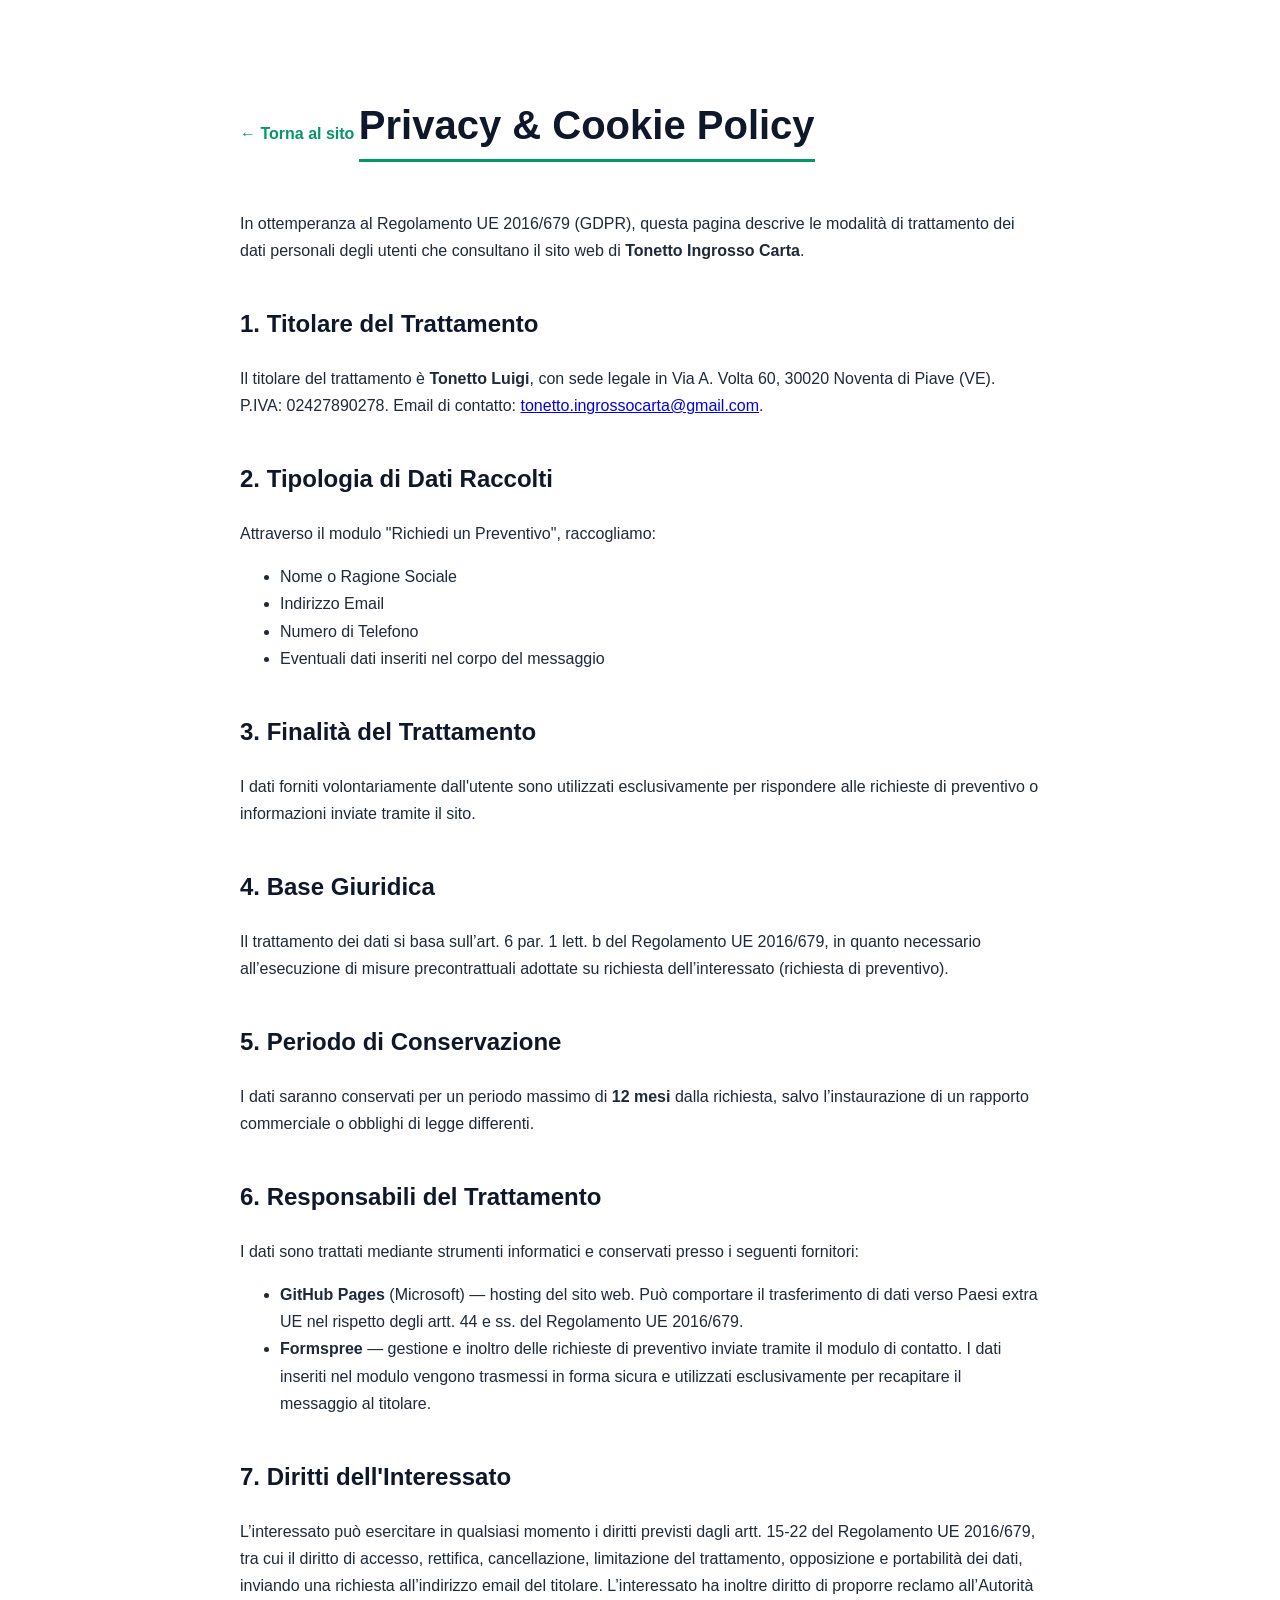
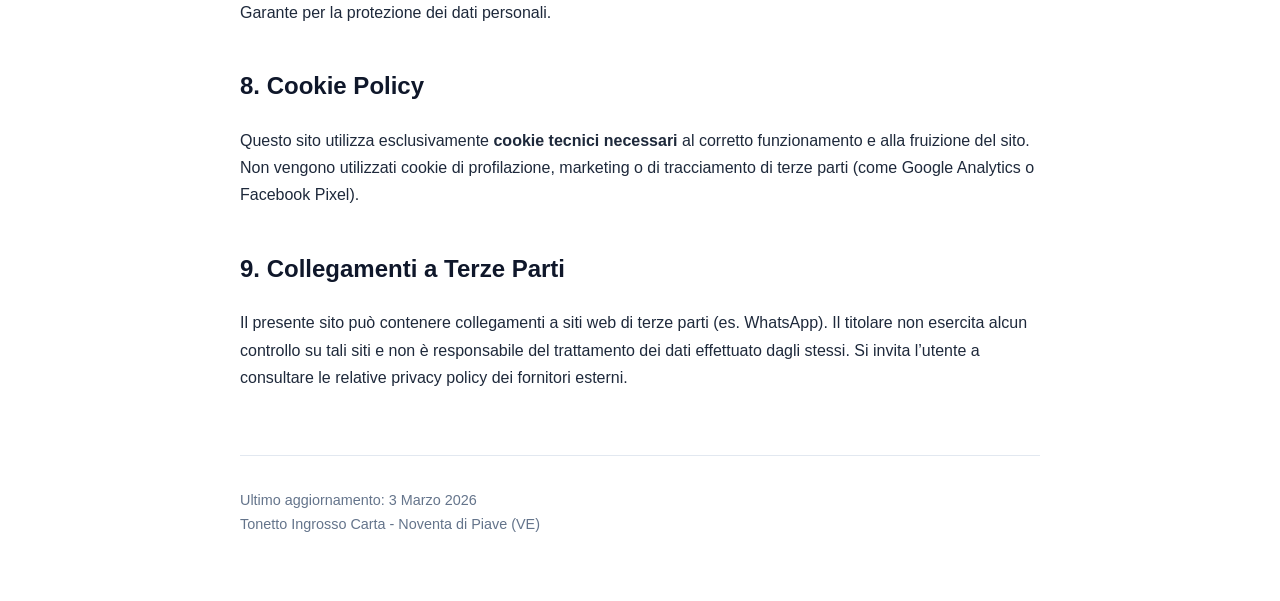
<file: privacy.html>
<!DOCTYPE html>
<html lang="it">

<head>
    <meta charset="UTF-8">
    <meta name="viewport" content="width=device-width, initial-scale=1.0">
    <title>Privacy & Cookie Policy | Tonetto Ingrosso Carta</title>
    <style>
        :root {
            --primary: #059669;
            --secondary: #0f172a;
            --text: #1e293b;
        }

        body {
            font-family: 'Inter', sans-serif;
            line-height: 1.7;
            color: var(--text);
            max-width: 800px;
            margin: 0 auto;
            padding: 4rem 2rem;
        }

        h1,
        h2 {
            font-family: 'Outfit', sans-serif;
            color: var(--secondary);
        }

        h1 {
            font-size: 2.5rem;
            margin-bottom: 2rem;
            border-bottom: 3px solid var(--primary);
            display: inline-block;
        }

        h2 {
            margin-top: 2.5rem;
        }

        .back-link {
            display: inline-block;
            margin-bottom: 2rem;
            color: var(--primary);
            text-decoration: none;
            font-weight: 600;
        }

        footer {
            margin-top: 4rem;
            padding-top: 2rem;
            border-top: 1px solid #e2e8f0;
            font-size: 0.9rem;
            color: #64748b;
        }
    </style>
</head>

<body>
    <a href="index.html" class="back-link">← Torna al sito</a>
    <h1>Privacy & Cookie Policy</h1>

    <p>In ottemperanza al Regolamento UE 2016/679 (GDPR), questa pagina descrive le modalità di trattamento dei dati
        personali degli utenti che consultano il sito web di <strong>Tonetto Ingrosso Carta</strong>.</p>

    <h2>1. Titolare del Trattamento</h2>
    <p>Il titolare del trattamento è <strong>Tonetto Luigi</strong>, con sede legale in Via A. Volta 60, 30020 Noventa
        di Piave (VE). P.IVA: 02427890278. Email di contatto: <a
            href="mailto:tonetto.ingrossocarta@gmail.com">tonetto.ingrossocarta@gmail.com</a>.</p>

    <h2>2. Tipologia di Dati Raccolti</h2>
    <p>Attraverso il modulo "Richiedi un Preventivo", raccogliamo:</p>
    <ul>
        <li>Nome o Ragione Sociale</li>
        <li>Indirizzo Email</li>
        <li>Numero di Telefono</li>
        <li>Eventuali dati inseriti nel corpo del messaggio</li>
    </ul>

    <h2>3. Finalità del Trattamento</h2>
    <p>I dati forniti volontariamente dall'utente sono utilizzati esclusivamente per rispondere alle richieste di
        preventivo o informazioni inviate tramite il sito.</p>

    <h2>4. Base Giuridica</h2>
    <p>Il trattamento dei dati si basa sull’art. 6 par. 1 lett. b del Regolamento UE 2016/679, in quanto necessario
        all’esecuzione di misure precontrattuali adottate su richiesta dell’interessato (richiesta di preventivo).</p>

    <h2>5. Periodo di Conservazione</h2>
    <p>I dati saranno conservati per un periodo massimo di <strong>12 mesi</strong> dalla richiesta, salvo
        l’instaurazione di un
        rapporto commerciale o obblighi di legge differenti.</p>

    <h2>6. Responsabili del Trattamento</h2>
    <p>I dati sono trattati mediante strumenti informatici e conservati presso i seguenti fornitori:</p>
    <ul>
        <li><strong>GitHub Pages</strong> (Microsoft) — hosting del sito web. Può comportare il trasferimento di dati
            verso Paesi extra UE nel rispetto degli artt. 44 e ss. del Regolamento UE 2016/679.</li>
        <li><strong>Formspree</strong> — gestione e inoltro delle richieste di preventivo inviate tramite il modulo
            di contatto. I dati inseriti nel modulo vengono trasmessi in forma sicura e utilizzati esclusivamente per
            recapitare il messaggio al titolare.</li>
    </ul>

    <h2>7. Diritti dell'Interessato</h2>
    <p>L’interessato può esercitare in qualsiasi momento i diritti previsti dagli artt. 15-22 del Regolamento UE
        2016/679, tra cui il diritto di accesso, rettifica, cancellazione, limitazione del trattamento, opposizione e
        portabilità dei dati, inviando una richiesta all’indirizzo email del titolare. L’interessato ha inoltre diritto
        di proporre reclamo all’Autorità Garante per la protezione dei dati personali.</p>

    <h2>8. Cookie Policy</h2>
    <p>Questo sito utilizza esclusivamente <strong>cookie tecnici necessari</strong> al corretto funzionamento e alla
        fruizione del sito. Non vengono utilizzati cookie di profilazione, marketing o di tracciamento di terze parti
        (come Google Analytics o Facebook Pixel).</p>

    <h2>9. Collegamenti a Terze Parti</h2>
    <p>Il presente sito può contenere collegamenti a siti web di terze parti (es. WhatsApp). Il titolare non esercita
        alcun controllo su tali siti e non è responsabile del trattamento dei dati effettuato dagli stessi. Si invita
        l’utente a consultare le relative privacy policy dei fornitori esterni.</p>

    <footer>
        Ultimo aggiornamento: 3 Marzo 2026<br>
        Tonetto Ingrosso Carta - Noventa di Piave (VE)
    </footer>
</body>

</html>
</file>
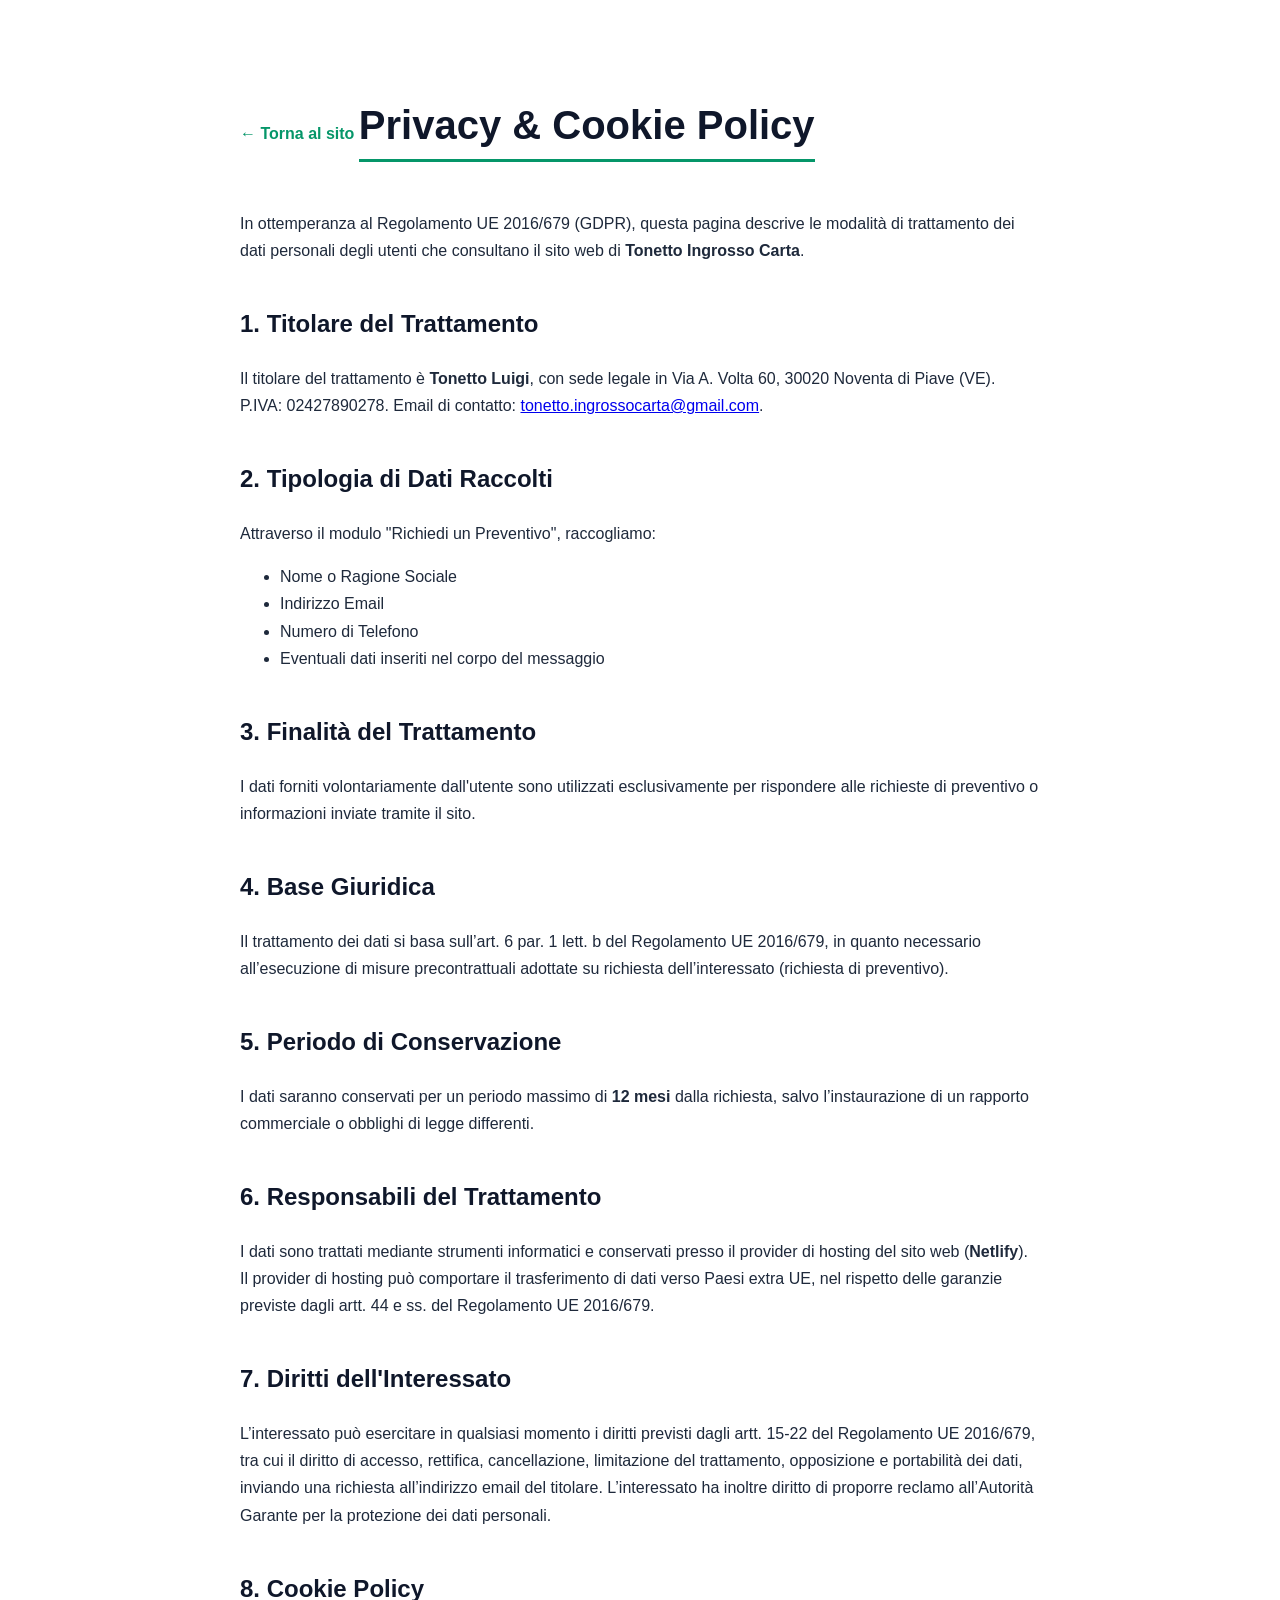
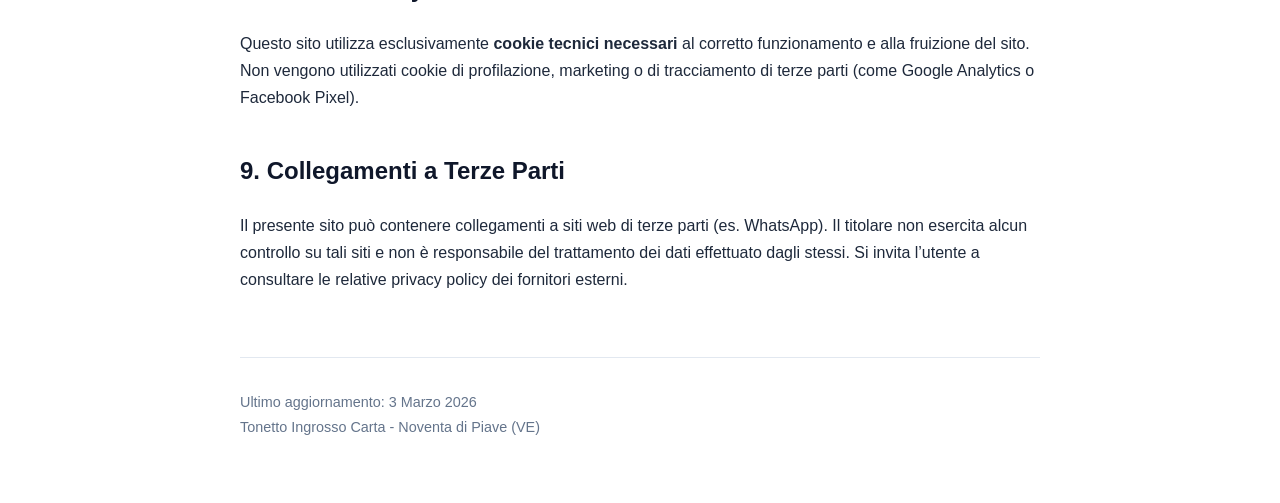
<file: Sito_Tonetto_Finale/privacy.html>
<!DOCTYPE html>
<html lang="it">

<head>
    <meta charset="UTF-8">
    <meta name="viewport" content="width=device-width, initial-scale=1.0">
    <title>Privacy & Cookie Policy | Tonetto Ingrosso Carta</title>
    <style>
        :root {
            --primary: #059669;
            --secondary: #0f172a;
            --text: #1e293b;
        }

        body {
            font-family: 'Inter', sans-serif;
            line-height: 1.7;
            color: var(--text);
            max-width: 800px;
            margin: 0 auto;
            padding: 4rem 2rem;
        }

        h1,
        h2 {
            font-family: 'Outfit', sans-serif;
            color: var(--secondary);
        }

        h1 {
            font-size: 2.5rem;
            margin-bottom: 2rem;
            border-bottom: 3px solid var(--primary);
            display: inline-block;
        }

        h2 {
            margin-top: 2.5rem;
        }

        .back-link {
            display: inline-block;
            margin-bottom: 2rem;
            color: var(--primary);
            text-decoration: none;
            font-weight: 600;
        }

        footer {
            margin-top: 4rem;
            padding-top: 2rem;
            border-top: 1px solid #e2e8f0;
            font-size: 0.9rem;
            color: #64748b;
        }
    </style>
</head>

<body>
    <a href="index.html" class="back-link">← Torna al sito</a>
    <h1>Privacy & Cookie Policy</h1>

    <p>In ottemperanza al Regolamento UE 2016/679 (GDPR), questa pagina descrive le modalità di trattamento dei dati
        personali degli utenti che consultano il sito web di <strong>Tonetto Ingrosso Carta</strong>.</p>

    <h2>1. Titolare del Trattamento</h2>
    <p>Il titolare del trattamento è <strong>Tonetto Luigi</strong>, con sede legale in Via A. Volta 60, 30020 Noventa
        di Piave (VE). P.IVA: 02427890278. Email di contatto: <a
            href="mailto:tonetto.ingrossocarta@gmail.com">tonetto.ingrossocarta@gmail.com</a>.</p>

    <h2>2. Tipologia di Dati Raccolti</h2>
    <p>Attraverso il modulo "Richiedi un Preventivo", raccogliamo:</p>
    <ul>
        <li>Nome o Ragione Sociale</li>
        <li>Indirizzo Email</li>
        <li>Numero di Telefono</li>
        <li>Eventuali dati inseriti nel corpo del messaggio</li>
    </ul>

    <h2>3. Finalità del Trattamento</h2>
    <p>I dati forniti volontariamente dall'utente sono utilizzati esclusivamente per rispondere alle richieste di
        preventivo o informazioni inviate tramite il sito.</p>

    <h2>4. Base Giuridica</h2>
    <p>Il trattamento dei dati si basa sull’art. 6 par. 1 lett. b del Regolamento UE 2016/679, in quanto necessario
        all’esecuzione di misure precontrattuali adottate su richiesta dell’interessato (richiesta di preventivo).</p>

    <h2>5. Periodo di Conservazione</h2>
    <p>I dati saranno conservati per un periodo massimo di <strong>12 mesi</strong> dalla richiesta, salvo
        l’instaurazione di un
        rapporto commerciale o obblighi di legge differenti.</p>

    <h2>6. Responsabili del Trattamento</h2>
    <p>I dati sono trattati mediante strumenti informatici e conservati presso il provider di hosting del sito web
        (<strong>Netlify</strong>). Il provider di hosting può comportare il trasferimento di dati verso Paesi extra UE,
        nel rispetto delle garanzie previste dagli artt. 44 e ss. del Regolamento UE 2016/679.</p>

    <h2>7. Diritti dell'Interessato</h2>
    <p>L’interessato può esercitare in qualsiasi momento i diritti previsti dagli artt. 15-22 del Regolamento UE
        2016/679, tra cui il diritto di accesso, rettifica, cancellazione, limitazione del trattamento, opposizione e
        portabilità dei dati, inviando una richiesta all’indirizzo email del titolare. L’interessato ha inoltre diritto
        di proporre reclamo all’Autorità Garante per la protezione dei dati personali.</p>

    <h2>8. Cookie Policy</h2>
    <p>Questo sito utilizza esclusivamente <strong>cookie tecnici necessari</strong> al corretto funzionamento e alla
        fruizione del sito. Non vengono utilizzati cookie di profilazione, marketing o di tracciamento di terze parti
        (come Google Analytics o Facebook Pixel).</p>

    <h2>9. Collegamenti a Terze Parti</h2>
    <p>Il presente sito può contenere collegamenti a siti web di terze parti (es. WhatsApp). Il titolare non esercita
        alcun controllo su tali siti e non è responsabile del trattamento dei dati effettuato dagli stessi. Si invita
        l’utente a consultare le relative privacy policy dei fornitori esterni.</p>

    <footer>
        Ultimo aggiornamento: 3 Marzo 2026<br>
        Tonetto Ingrosso Carta - Noventa di Piave (VE)
    </footer>
</body>

</html>
</file>
